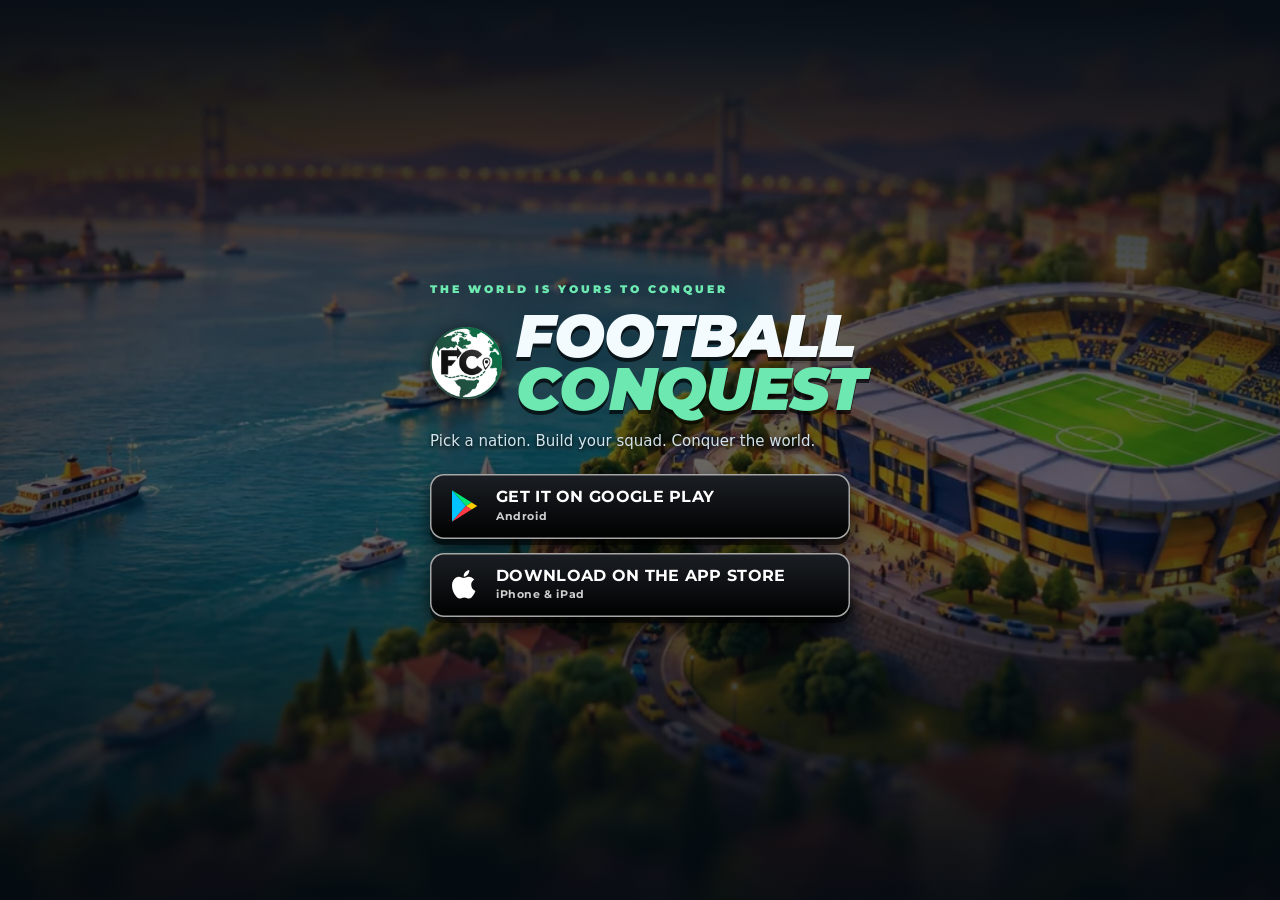
<file: get/index.html>
<!doctype html>
<html lang="en">
<head>
<meta charset="utf-8">
<meta name="viewport" content="width=device-width,initial-scale=1,viewport-fit=cover">
<title>Get Football Conquest</title>
<meta name="description" content="Download Football Conquest on Google Play or the App Store.">
<meta property="og:title" content="Football Conquest: pick a nation, conquer the world">
<meta property="og:description" content="Free football strategy game on Android and iPhone.">
<meta property="og:image" content="https://footballconquest.com/assets/fc-logo.png">
<link rel="icon" href="/assets/favicon.svg">
<link rel="preconnect" href="https://fonts.googleapis.com"><link rel="preconnect" href="https://fonts.gstatic.com" crossorigin>
<link href="https://fonts.googleapis.com/css2?family=Montserrat:ital,wght@0,700;0,900;1,900&display=swap" rel="stylesheet">
<!-- Smart store link (Claude 2026-10-16; device language added the same day, ?lang=xx forces one): footballconquest.com/get sends Android phones to Google Play and
     iPhones/iPads to the App Store automatically; everything else (PC, Mac) sees both store buttons, styled like the game's start screen
     (stadium art carousel, Montserrat 900 italic title). ?to=play / ?to=ios force a destination (handy for testing); ?stay=1 shows the page without redirecting. -->
<script>
(function(){
  var PLAY='https://play.google.com/store/apps/details?id=com.ghiellini.footballconquest';
  var IOS='https://apps.apple.com/app/id6807651881';
  var q=new URLSearchParams(location.search), to=q.get('to'), ua=navigator.userAgent||'';
  var isAndroid=/Android/i.test(ua);
  // iPadOS 13+ reports itself as a Mac; a touch screen gives it away
  var isIOS=/iPhone|iPad|iPod/i.test(ua)||(/Macintosh/.test(ua)&&navigator.maxTouchPoints>1);
  var dest=to==='play'?PLAY:to==='ios'?IOS:(!q.get('stay')&&(isAndroid?PLAY:isIOS?IOS:null));
  if(dest){location.replace(dest);}
})();
</script>
<style>
*{box-sizing:border-box}
html,body{margin:0;min-height:100%;background:#040b12;color:#eaf4f8;font:15px/1.4 system-ui,-apple-system,Segoe UI,Roboto,sans-serif}
body{min-height:100vh;min-height:100dvh;display:flex;align-items:center;justify-content:center;padding:24px 16px calc(24px + env(safe-area-inset-bottom,0px));overflow-x:hidden}
/* stadium backdrop like the start screen: art cross-dissolves every 7 s */
.bg{position:fixed;inset:-2%;background-size:cover;background-position:50% 60%;filter:saturate(.95) brightness(.7);opacity:0;transition:opacity 1.4s ease}
.bg.on{opacity:1}
.shade{position:fixed;inset:0;background:linear-gradient(180deg,#040b12ee 0%,#040b1288 30%,#040b1266 55%,#040b12e6 100%),radial-gradient(90% 70% at 50% 45%,transparent 40%,#000a)}
main{position:relative;z-index:2;width:min(420px,100%);display:flex;flex-direction:column;gap:14px}
.kick{font:900 11px/1.2 Montserrat,system-ui,sans-serif;letter-spacing:3px;color:#6de8b0;text-transform:uppercase}
.brand{display:flex;align-items:center;gap:14px}
.brand img{width:72px;height:72px;flex:none;filter:drop-shadow(0 4px 8px #000a)}
h1{margin:0;font:italic 900 clamp(36px,10.5vw,60px)/.88 Montserrat,system-ui,sans-serif;letter-spacing:-1px;color:#f3fbff;text-shadow:0 4px 0 #000a}
h1 span{display:block}h1 span+span{color:#6de8b0}
.tag{color:#d3e4ec;font-size:15px;margin:2px 0 8px;text-shadow:0 2px 4px #000}
.btn{display:flex;align-items:center;gap:14px;border-radius:14px;padding:14px 18px 16px;text-decoration:none;font:900 16px/1.15 Montserrat,system-ui,sans-serif;letter-spacing:.3px;text-transform:uppercase;transition:transform .06s,filter .15s}
.btn:hover{filter:brightness(1.07)}.btn:active{transform:translateY(4px)}
.btn span{text-align:left}
.btn small{display:block;font:700 11px/1.2 Montserrat,system-ui,sans-serif;letter-spacing:.6px;opacity:.8;margin-top:3px;text-transform:none}
.btn svg{width:28px;height:28px;flex:none}
/* store badges: black like the official Google Play / App Store badges, with each store's own logo */
.btn.play,.btn.ios{background:linear-gradient(180deg,#1b1f24,#000);color:#fff;box-shadow:inset 0 0 0 1.5px #a6a6a6,0 6px 0 #00000080,0 10px 18px #000a}
.btn svg{width:34px;height:34px}
@media (prefers-reduced-motion:reduce){.bg{transition:none}}
</style>
</head>
<body>
<div class="bg on"></div><div class="bg"></div><div class="shade"></div>
<main>
  <div class="kick" data-t="kick">The world is yours to conquer</div>
  <div class="brand"><img src="/assets/fc-logo-round.png" alt="Football Conquest" width="72" height="72"><h1><span>FOOTBALL</span><span>CONQUEST</span></h1></div>
  <div class="tag" data-t="tag">Pick a nation. Build your squad. Conquer the world.</div>
  <a class="btn play" href="https://play.google.com/store/apps/details?id=com.ghiellini.footballconquest">
    <svg viewBox="0 0 512 512" aria-hidden="true"><path fill="#00C3FF" d="M60 20 270 256 60 492z"/><path fill="#00E676" d="M60 20 356 204 270 256z"/><path fill="#FFCE00" d="M356 204 440 256 356 308 270 256z"/><path fill="#FF3A44" d="M270 256 356 308 60 492z"/></svg>
    <span><b data-t="play">Get it on Google Play</b><small>Android</small></span></a>
  <a class="btn ios" href="https://apps.apple.com/app/id6807651881">
    <svg viewBox="0 0 24 24" aria-hidden="true"><path fill="currentColor" d="M16.4 12.6c0-2.4 2-3.6 2.1-3.7-1.2-1.7-3-1.900-3.6-2-1.5-.2-3 .9-3.8.9s-2-.9-3.3-.9C6.1 7 4.6 8 3.7 9.5c-1.8 3.1-.5 7.7 1.3 10.2.9 1.2 1.9 2.6 3.2 2.6s1.8-.8 3.3-.8 2 .8 3.3.8c1.4 0 2.3-1.3 3.1-2.5 1-1.4 1.4-2.800 1.4-2.9-.1 0-2.9-1.1-2.9-4.3zM14 5.3c.7-.9 1.2-2 1-3.2-1 .1-2.2.7-2.9 1.6-.6.7-1.2 1.9-1 3.1 1.1.1 2.2-.6 2.9-1.5z"/></svg>
    <span><b data-t="ios">Download on the App Store</b><small>iPhone &amp; iPad</small></span></a>
</main>
<script>
/* stadium art carousel (same 8 images as the start screen), cross-dissolve every 7 s */
(function(){
  var A=['ist','kad','bar','dor','mad','mdv','mer','rio'],i=Math.floor(Math.random()*A.length),L=document.querySelectorAll('.bg');
  L[0].style.backgroundImage='url(/assets/splash/'+A[i]+'.webp)';
  if(window.matchMedia&&matchMedia('(prefers-reduced-motion: reduce)').matches)return;
  setInterval(function(){i=(i+1)%A.length;var u='/assets/splash/'+A[i]+'.webp',im=new Image();
    im.onload=function(){var on=document.querySelector('.bg.on'),off=on===L[0]?L[1]:L[0];off.style.backgroundImage='url('+u+')';off.classList.add('on');on.classList.remove('on');};im.src=u;},7000);
})();
</script>
<script>
/* device language (10-16): same 12 languages as the game; anything else stays English */
(function(){
var T={
en:['The world is yours to conquer','Pick a nation. Build your squad. Conquer the world.','Get it on Google Play','Download on the App Store','Get Football Conquest'],
tr:['Dünya seni bekliyor','Bir ülke seç. Kadronu kur. Dünyayı fethet.',"Google Play'den indir","App Store'dan indir","Football Conquest'i indir"],
es:['El mundo es tuyo','Elige una selección. Arma tu plantilla. Conquista el mundo.','Disponible en Google Play','Descárgalo en el App Store','Descarga Football Conquest'],
pt:['O mundo é seu','Escolha uma seleção. Monte seu elenco. Conquiste o mundo.','Disponível no Google Play','Baixar na App Store','Baixe Football Conquest'],
fr:['Le monde est à toi','Choisis une nation. Construis ton effectif. Conquiers le monde.','Disponible sur Google Play',"Télécharger dans l'App Store",'Télécharger Football Conquest'],
de:['Die Welt gehört dir','Wähle eine Nation. Baue deinen Kader. Erobere die Welt.','Jetzt bei Google Play','Laden im App Store','Football Conquest herunterladen'],
it:['Il mondo è tuo','Scegli una nazionale. Costruisci la rosa. Conquista il mondo.','Disponibile su Google Play',"Scarica dall'App Store",'Scarica Football Conquest'],
nl:['De wereld ligt aan je voeten','Kies een land. Bouw je selectie. Verover de wereld.','Ontdek het op Google Play','Download in de App Store','Download Football Conquest'],
sv:['Världen är din','Välj en nation. Bygg din trupp. Erövra världen.','Ladda ned på Google Play','Hämta i App Store','Ladda ned Football Conquest'],
no:['Verden er din','Velg en nasjon. Bygg troppen. Erobre verden.','Last ned på Google Play','Last ned i App Store','Last ned Football Conquest'],
vi:['Thế giới là của bạn','Chọn một quốc gia. Xây dựng đội hình. Chinh phục thế giới.','Tải trên Google Play','Tải về trên App Store','Tải Football Conquest'],
id:['Dunia milikmu','Pilih negara. Bangun skuadmu. Taklukkan dunia.','Dapatkan di Google Play','Unduh di App Store','Unduh Football Conquest']};
var map={nb:'no',nn:'no',in:'id',ms:'id'},L='en',ls=(navigator.languages&&navigator.languages.length?navigator.languages:[navigator.language||'en']);
for(var i=0;i<ls.length;i++){var c=String(ls[i]||'').toLowerCase().split('-')[0];c=map[c]||c;if(T[c]){L=c;break;}}
var q=new URLSearchParams(location.search).get('lang');if(q&&T[q])L=q;
var t=T[L],keys={kick:0,tag:1,play:2,ios:3};document.documentElement.lang=L;document.title=t[4];
document.querySelectorAll('[data-t]').forEach(function(e){var k=keys[e.getAttribute('data-t')];if(k!=null)e.textContent=t[k];});
})();
</script>
</body>
</html>
</file>
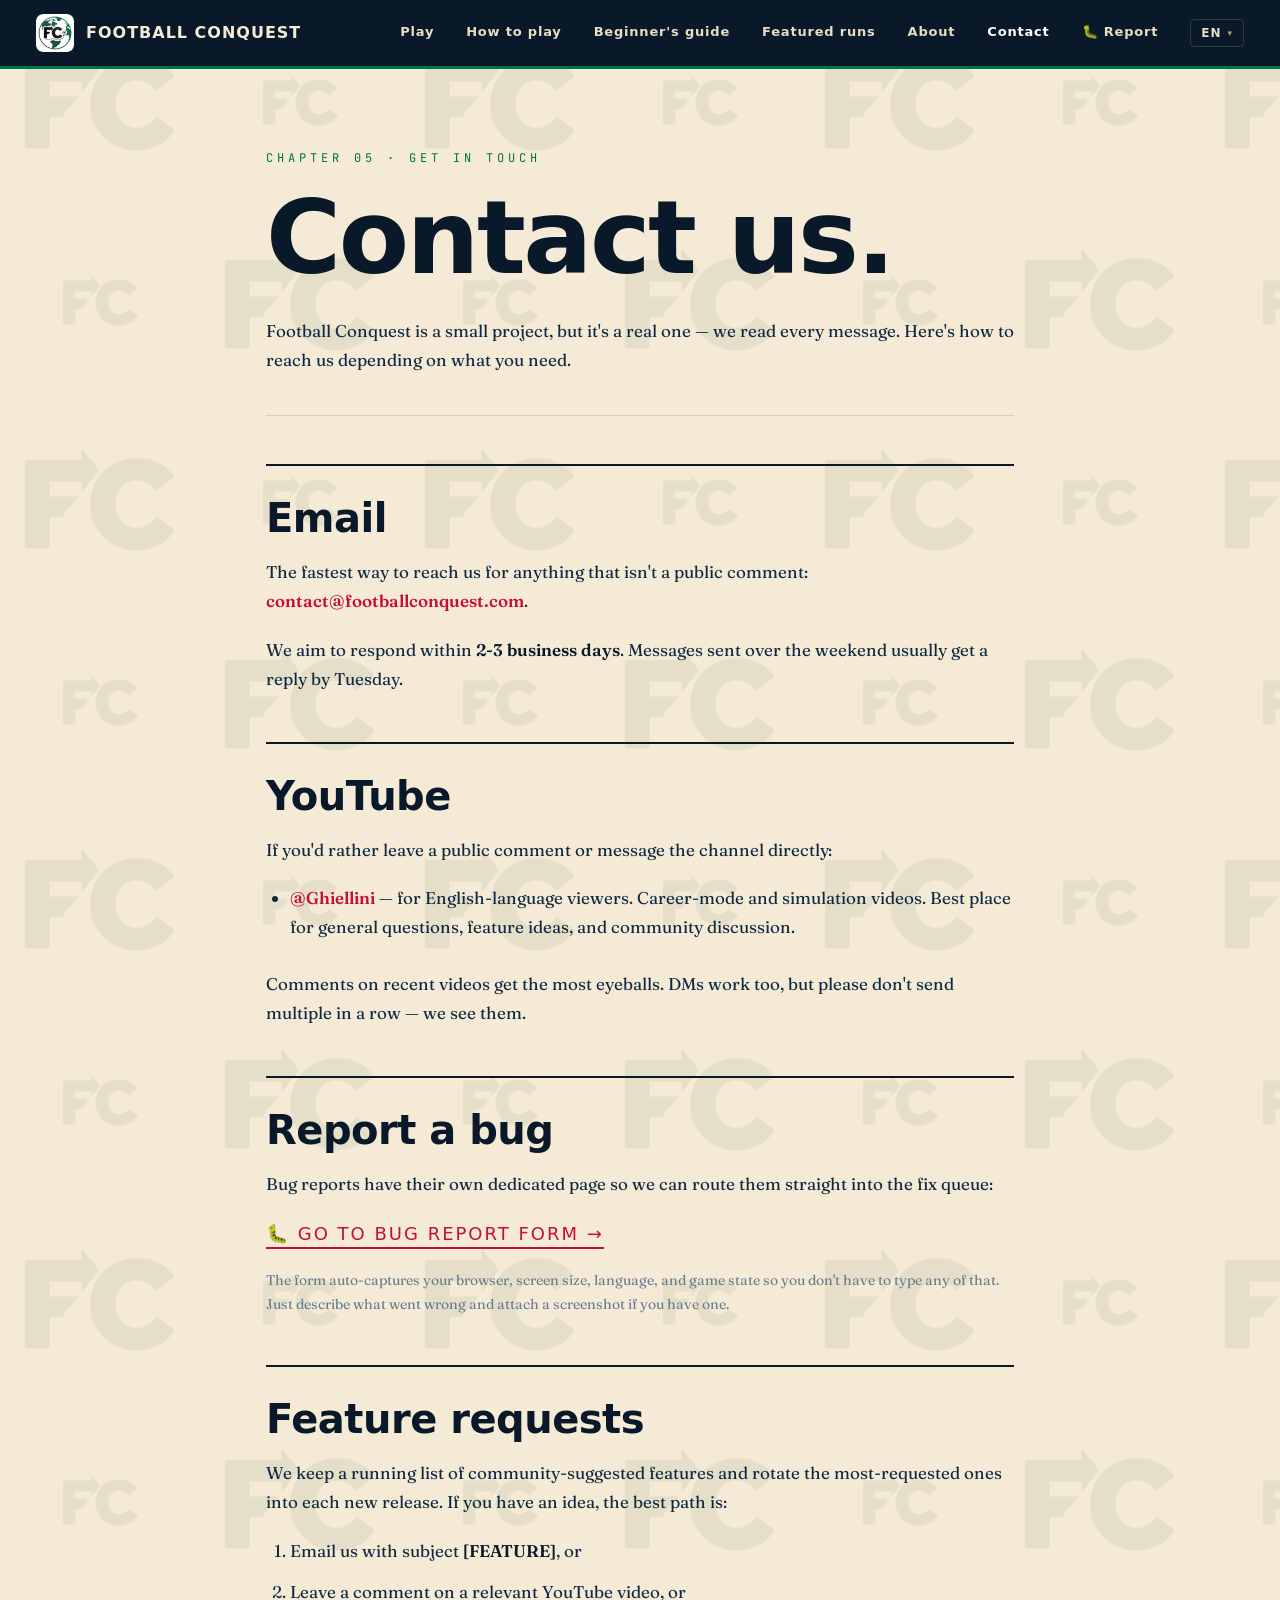
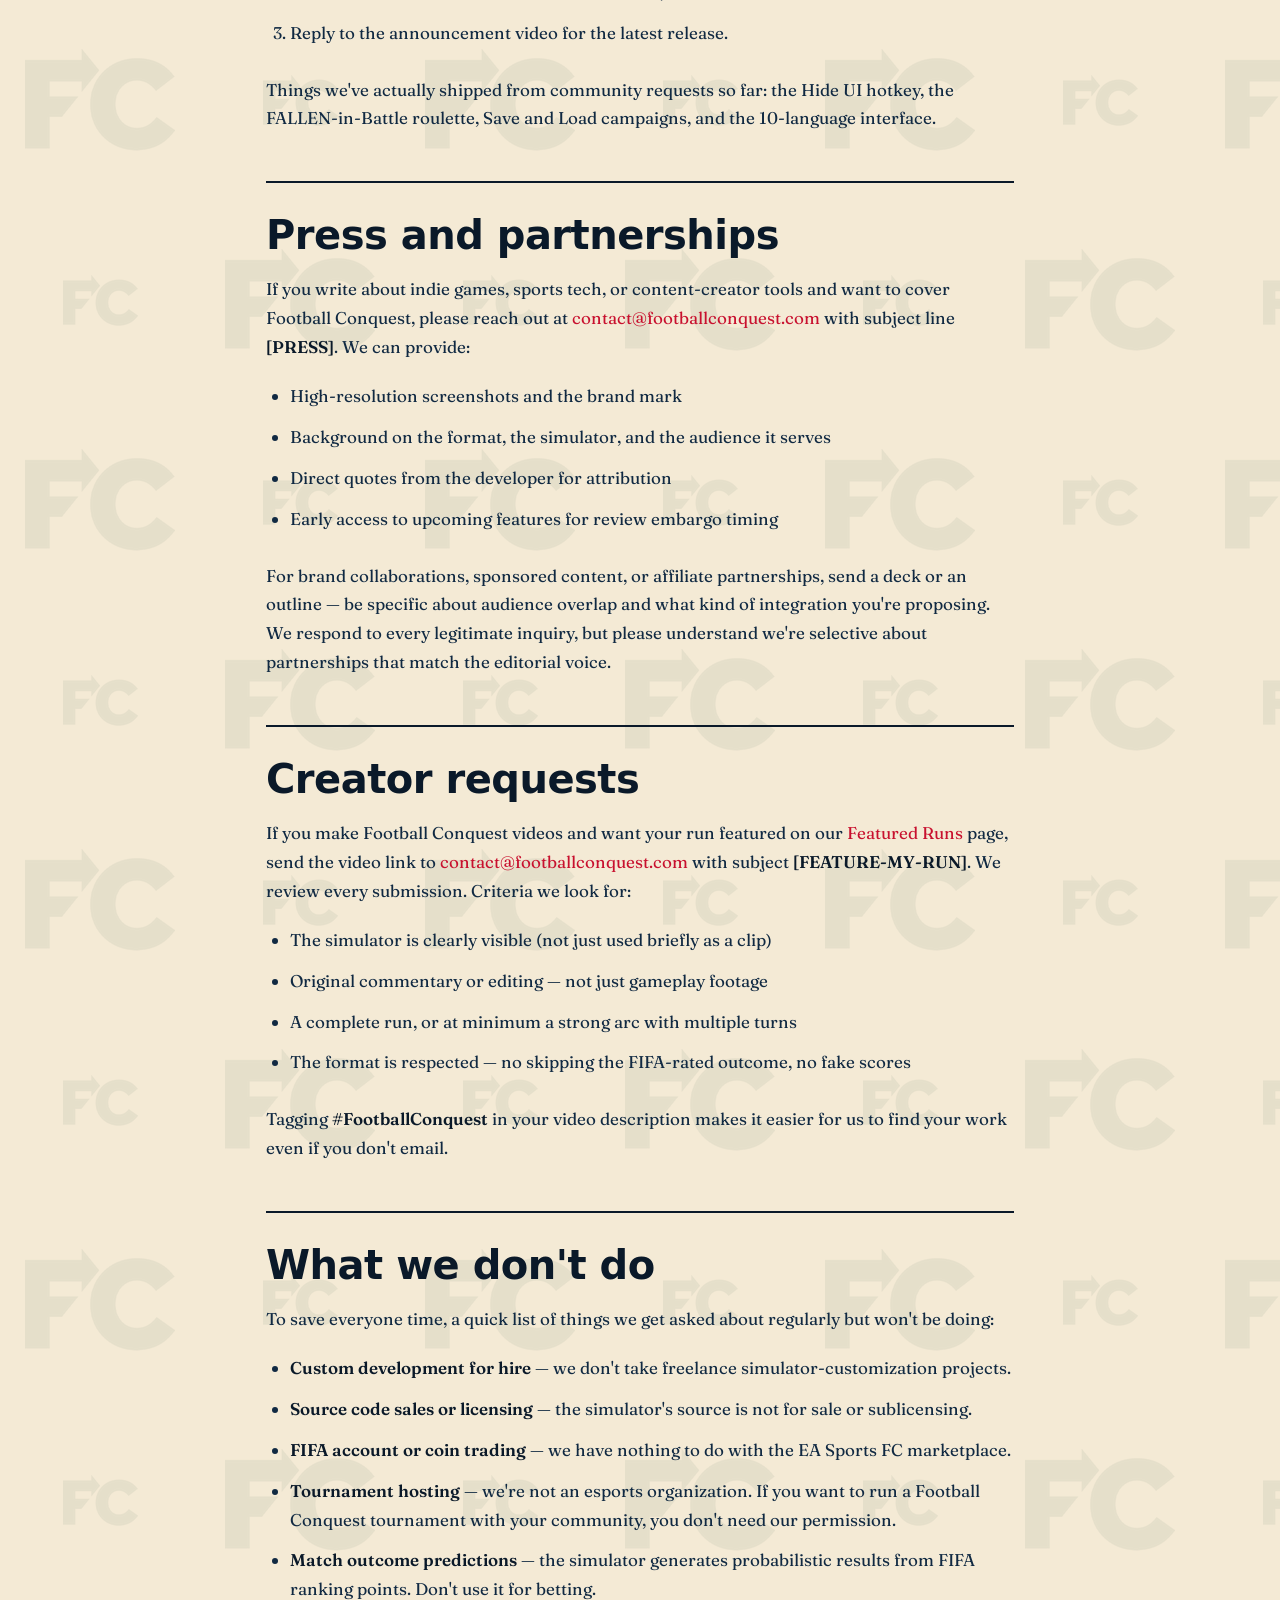
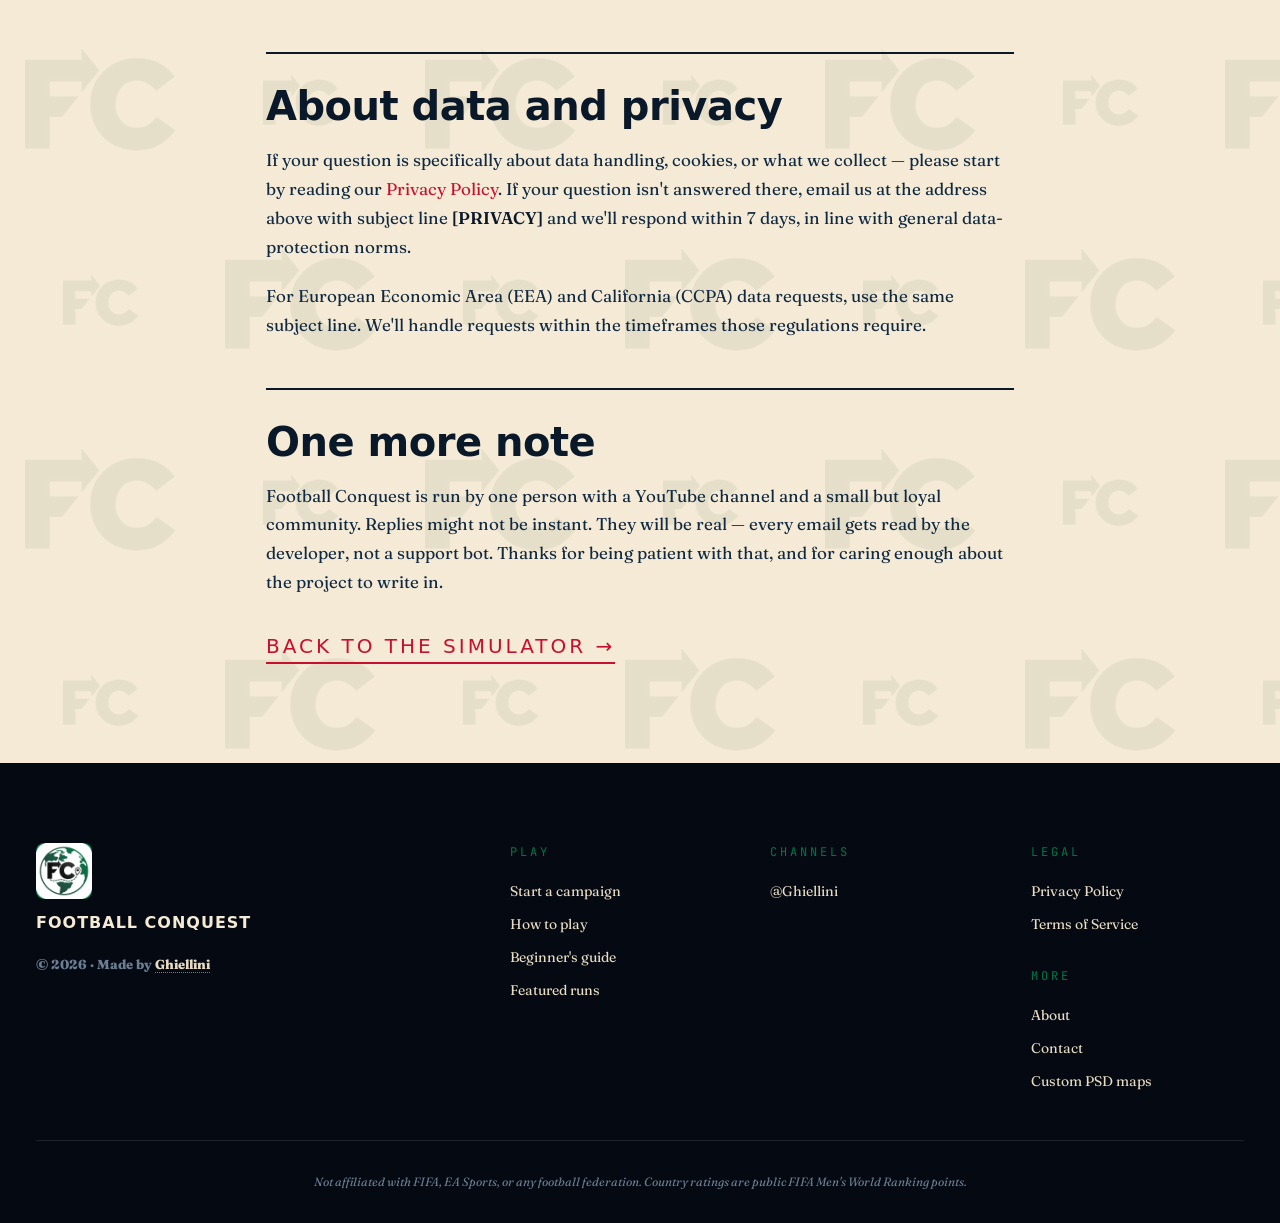
<file: contact.html>
<!DOCTYPE html>
<html lang="en">
<head>
<meta charset="UTF-8">
<meta name="viewport" content="width=device-width, initial-scale=1.0, viewport-fit=cover">
<title>Contact — Football Conquest</title>
<meta name="description" content="Get in touch with the team behind Football Conquest. Bug reports, feature ideas, press, partnerships, and creator requests.">

<meta property="og:title" content="Contact — Football Conquest">
<meta property="og:description" content="Bug reports, feature ideas, press, partnerships. Reach the team behind the simulator.">
<meta property="og:type" content="website">
<meta property="og:url" content="https://footballconquest.com/contact.html">
<meta property="og:image" content="https://footballconquest.com/assets/hero-map.svg">

<link rel="canonical" href="https://footballconquest.com/contact.html">

<!-- AdSense -->
<script async src="https://pagead2.googlesyndication.com/pagead/js/adsbygoogle.js?client=ca-pub-2248373411425621" crossorigin="anonymous"></script>

<link rel="preconnect" href="https://fonts.googleapis.com">
<link rel="preconnect" href="https://fonts.gstatic.com" crossorigin>
<link href="https://fonts.googleapis.com/css2?family=Bebas+Neue&family=Fraunces:ital,opsz,wght@0,9..144,400;0,9..144,600;0,9..144,800;1,9..144,400&family=JetBrains+Mono:wght@400;600&display=swap" rel="stylesheet">

<link rel="stylesheet" href="/css/style.css?v=20260717green2">
<link rel="icon" type="image/svg+xml" href="/assets/favicon.svg?v=green">

<!-- Schema.org ContactPage markup -->
<script type="application/ld+json">
{
  "@context": "https://schema.org",
  "@type": "ContactPage",
  "name": "Football Conquest — Contact",
  "url": "https://footballconquest.com/contact.html",
  "description": "Contact information for Football Conquest. Bug reports, partnerships, and creator requests.",
  "publisher": {
    "@type": "Organization",
    "name": "Football Conquest",
    "url": "https://footballconquest.com"
  }
}
</script>
</head>
<body>

<nav class="nav">
  <a href="/" class="nav-brand">
    <span class="brand-mark">FC</span>
    <span class="brand-name">FOOTBALL CONQUEST</span>
  </a>
  <button type="button" class="nav-hamburger" id="nav-hamburger-btn" aria-label="Toggle menu" aria-expanded="false">☰</button>
  <ul class="nav-links">
    <li><a href="/play.html">Play</a></li>
    <li><a href="/how-to-play.html">How to play</a></li>
    <li><a href="/beginners-guide.html">Beginner's guide</a></li>
    <li><a href="/featured-runs.html">Featured runs</a></li>
    <li><a href="/about.html">About</a></li>
    <li><a href="/contact.html" style="color:#fff;">Contact</a></li>
    <li><a href="/report-bug.html">🐛 Report</a></li>
    <li class="nav-lang">
      <div class="nav-lang-dropdown" id="nav-lang-dd">
        <button type="button" class="nav-lang-trigger" aria-haspopup="listbox" aria-expanded="false">
          <span class="nav-lang-current">EN</span>
          <span class="nav-lang-arrow">▾</span>
        </button>
        <ul class="nav-lang-menu" role="listbox"></ul>
      </div>
    </li>
  </ul>
</nav>

<article class="page">
  <div class="page-eyebrow">CHAPTER 05 · GET IN TOUCH</div>
  <h1 class="page-title">Contact us.</h1>
  <p class="page-lead">Football Conquest is a small project, but it's a real one — we read every message. Here's how to reach us depending on what you need.</p>

  <h2>Email</h2>
  <p>The fastest way to reach us for anything that isn't a public comment: <strong><a href="mailto:contact@footballconquest.com" style="color:var(--red);">contact@footballconquest.com</a></strong>.</p>
  <p>We aim to respond within <strong>2-3 business days</strong>. Messages sent over the weekend usually get a reply by Tuesday.</p>

  <h2>YouTube</h2>
  <p>If you'd rather leave a public comment or message the channel directly:</p>
  <ul>
    <li data-lang-only="en"><strong><a href="https://www.youtube.com/@Ghiellini" target="_blank" style="color:var(--red);">@Ghiellini</a></strong> — for English-language viewers. Career-mode and simulation videos. Best place for general questions, feature ideas, and community discussion.</li>
    <li data-lang-only="tr"><strong><a href="https://www.youtube.com/@GRKN7" target="_blank" style="color:var(--red);">@GRKN7</a></strong> — Türkçe izleyiciler için. Kariyer modu ve simülasyon videoları. Genel sorular, özellik fikirleri ve topluluk sohbeti için en iyi yer.</li>
  </ul>
  <p>Comments on recent videos get the most eyeballs. DMs work too, but please don't send multiple in a row — we see them.</p>

  <h2 id="bug-report">Report a bug</h2>
  <p>Bug reports have their own dedicated page so we can route them straight into the fix queue:</p>
  <p style="margin-top:14px;"><a href="/report-bug.html" style="font-family:var(--display);font-size:18px;letter-spacing:2px;color:var(--red);border-bottom:2px solid var(--red);padding-bottom:3px;">🐛 GO TO BUG REPORT FORM →</a></p>
  <p style="margin-top:16px;font-size:14px;color:var(--muted);">The form auto-captures your browser, screen size, language, and game state so you don't have to type any of that. Just describe what went wrong and attach a screenshot if you have one.</p>

  <!-- DEPRECATED: old inline bug form, replaced by /report-bug.html. Hidden
       but kept below as a fallback in case a stale tab POSTs to it. -->
  <div style="display:none;">
  <style>
    .bug-form{background:rgba(15,30,50,0.6);border:1px solid #2a3f55;border-radius:8px;padding:24px;margin:20px 0;}
    .bug-form label{display:block;font-size:11px;font-weight:700;letter-spacing:1px;color:var(--paper-2);margin:14px 0 6px;text-transform:uppercase;}
    .bug-form label:first-of-type{margin-top:0;}
    .bug-form input[type="text"],.bug-form input[type="email"],.bug-form textarea{width:100%;padding:10px 12px;background:#0a1624;border:1px solid #2a3f55;border-radius:4px;color:var(--paper);font-family:var(--serif);font-size:14px;box-sizing:border-box;}
    .bug-form input[type="file"]{width:100%;padding:8px;background:#0a1624;border:1px solid #2a3f55;border-radius:4px;color:var(--paper);font-family:var(--display);font-size:12px;box-sizing:border-box;cursor:pointer;}
    .bug-form textarea{min-height:90px;resize:vertical;line-height:1.5;}
    .bug-form input:focus,.bug-form textarea:focus{outline:none;border-color:#7ab8e8;}
    .bug-form .ctx-note{font-size:11px;color:var(--muted);margin:18px 0 8px;font-style:italic;}
    .bug-form button{background:var(--red);color:#fff;border:0;border-radius:4px;padding:14px 32px;font-family:var(--display);font-size:13px;font-weight:700;letter-spacing:2px;cursor:pointer;text-transform:uppercase;margin-top:6px;transition:background .15s;}
    .bug-form button:hover{background:var(--red-dark);}
    .bug-form button:disabled{opacity:0.5;cursor:not-allowed;}
    .bug-form-status{padding:14px 16px;border-radius:4px;margin-top:18px;font-size:13px;font-weight:600;display:none;}
    .bug-form-status.success{background:rgba(109,216,109,0.15);color:#56a06c;border:1px solid rgba(109,216,109,0.4);display:block;}
    .bug-form-status.error{background:rgba(200,16,46,0.12);color:var(--red);border:1px solid rgba(200,16,46,0.4);display:block;}
  </style>

  <form class="bug-form" id="bug-form" enctype="multipart/form-data">
    <!-- Web3Forms access key — get yours at https://web3forms.com/. Replace the
         placeholder below with the key Web3Forms emails you after signup. -->
    <input type="hidden" name="access_key" value="4db4003e-1c95-450b-970f-26fd78618f25">
    <input type="hidden" name="subject" value="[BUG] Football Conquest report">
    <input type="hidden" name="from_name" value="Football Conquest Bug Report">

    <!-- Auto-captured context fields, populated by JS below -->
    <input type="hidden" name="browser_user_agent" id="bug-browser">
    <input type="hidden" name="viewport_size" id="bug-viewport">
    <input type="hidden" name="page_language" id="bug-language">
    <input type="hidden" name="page_url" id="bug-url">
    <input type="hidden" name="game_context" id="bug-game-context">

    <label for="bug-description">What went wrong? *</label>
    <textarea id="bug-description" name="description" required placeholder="Describe what happened and what you expected to happen instead."></textarea>

    <label for="bug-steps">Steps to reproduce</label>
    <textarea id="bug-steps" name="steps_to_reproduce" placeholder="1. Started a World Conquest run as England&#10;2. Won my first match against Wales&#10;3. Clicked Play Match against France and..."></textarea>

    <label for="bug-email">Your email (optional, for follow-up)</label>
    <input type="email" id="bug-email" name="reply_email" placeholder="you@example.com">

    <label for="bug-screenshot">Screenshot (PNG / JPG, up to 10 MB)</label>
    <input type="file" id="bug-screenshot" name="screenshot" accept="image/png,image/jpeg,image/webp">

    <div class="ctx-note">We automatically include your browser, screen size, language, and current page so you don't have to type it out.</div>

    <button type="submit">Send bug report</button>

    <div class="bug-form-status" id="bug-form-status"></div>
  </form>

  <script>
    (function(){
      // Auto-populate hidden context fields on page load.
      document.getElementById('bug-browser').value = navigator.userAgent;
      document.getElementById('bug-viewport').value = window.innerWidth + 'x' + window.innerHeight + ' @ DPR ' + (window.devicePixelRatio || 1).toFixed(1);
      document.getElementById('bug-language').value = (navigator.languages && navigator.languages.join(',')) || navigator.language || '';
      document.getElementById('bug-url').value = window.location.href;

      // If the simulator's bug button passed game state via the URL hash
      // (e.g. /contact.html#bug-report?mode=conquest&team=England&turn=14),
      // surface it as JSON in the hidden game_context field.
      try {
        var hashRaw = window.location.hash.replace(/^#/, '');
        var qsIndex = hashRaw.indexOf('?');
        if (qsIndex >= 0) {
          var params = new URLSearchParams(hashRaw.slice(qsIndex + 1));
          var ctx = {};
          ['mode','team','turn','last_action','opponent','aura'].forEach(function(k){
            if (params.has(k)) ctx[k] = params.get(k);
          });
          if (Object.keys(ctx).length) {
            document.getElementById('bug-game-context').value = JSON.stringify(ctx);
          }
        }
      } catch (e) {}

      // Smooth-scroll into view when arriving via #bug-report.
      if (window.location.hash.indexOf('bug-report') === 1) {
        setTimeout(function(){
          document.getElementById('bug-report').scrollIntoView({behavior:'smooth', block:'start'});
        }, 100);
      }

      var form = document.getElementById('bug-form');
      var statusEl = document.getElementById('bug-form-status');
      form.addEventListener('submit', async function(e){
        e.preventDefault();
        statusEl.className = 'bug-form-status';
        var button = form.querySelector('button[type="submit"]');
        button.disabled = true;
        var originalText = button.textContent;
        button.textContent = 'Sending…';
        try {
          var fd = new FormData(form);
          var res = await fetch('https://api.web3forms.com/submit', { method:'POST', body: fd });
          var data = await res.json();
          if (data.success) {
            statusEl.className = 'bug-form-status success';
            statusEl.textContent = '✓ Bug report sent. Thanks — every report gets read by the developer.';
            form.reset();
          } else {
            throw new Error(data.message || 'Web3Forms returned an error');
          }
        } catch (err) {
          statusEl.className = 'bug-form-status error';
          statusEl.textContent = '✗ Could not send: ' + err.message + '. If this keeps happening, email us directly at the address above.';
        } finally {
          button.disabled = false;
          button.textContent = originalText;
        }
      });
    })();
  </script>
  </div><!-- end deprecated hidden bug form -->

  <h2>Feature requests</h2>
  <p>We keep a running list of community-suggested features and rotate the most-requested ones into each new release. If you have an idea, the best path is:</p>
  <ol style="margin-left:24px;line-height:1.8;">
    <li>Email us with subject <strong>[FEATURE]</strong>, or</li>
    <li>Leave a comment on a relevant YouTube video, or</li>
    <li>Reply to the announcement video for the latest release.</li>
  </ol>
  <p>Things we've actually shipped from community requests so far: the Hide UI hotkey, the FALLEN-in-Battle roulette, Save and Load campaigns, and the 10-language interface.</p>

  <h2>Press and partnerships</h2>
  <p>If you write about indie games, sports tech, or content-creator tools and want to cover Football Conquest, please reach out at <a href="mailto:contact@footballconquest.com" style="color:var(--red);">contact@footballconquest.com</a> with subject line <strong>[PRESS]</strong>. We can provide:</p>
  <ul>
    <li>High-resolution screenshots and the brand mark</li>
    <li>Background on the format, the simulator, and the audience it serves</li>
    <li>Direct quotes from the developer for attribution</li>
    <li>Early access to upcoming features for review embargo timing</li>
  </ul>
  <p>For brand collaborations, sponsored content, or affiliate partnerships, send a deck or an outline — be specific about audience overlap and what kind of integration you're proposing. We respond to every legitimate inquiry, but please understand we're selective about partnerships that match the editorial voice.</p>

  <h2>Creator requests</h2>
  <p>If you make Football Conquest videos and want your run featured on our <a href="/featured-runs.html" style="color:var(--red);">Featured Runs</a> page, send the video link to <a href="mailto:contact@footballconquest.com" style="color:var(--red);">contact@footballconquest.com</a> with subject <strong>[FEATURE-MY-RUN]</strong>. We review every submission. Criteria we look for:</p>
  <ul>
    <li>The simulator is clearly visible (not just used briefly as a clip)</li>
    <li>Original commentary or editing — not just gameplay footage</li>
    <li>A complete run, or at minimum a strong arc with multiple turns</li>
    <li>The format is respected — no skipping the FIFA-rated outcome, no fake scores</li>
  </ul>
  <p>Tagging <strong>#FootballConquest</strong> in your video description makes it easier for us to find your work even if you don't email.</p>

  <h2>What we don't do</h2>
  <p>To save everyone time, a quick list of things we get asked about regularly but won't be doing:</p>
  <ul>
    <li><strong>Custom development for hire</strong> — we don't take freelance simulator-customization projects.</li>
    <li><strong>Source code sales or licensing</strong> — the simulator's source is not for sale or sublicensing.</li>
    <li><strong>FIFA account or coin trading</strong> — we have nothing to do with the EA Sports FC marketplace.</li>
    <li><strong>Tournament hosting</strong> — we're not an esports organization. If you want to run a Football Conquest tournament with your community, you don't need our permission.</li>
    <li><strong>Match outcome predictions</strong> — the simulator generates probabilistic results from FIFA ranking points. Don't use it for betting.</li>
  </ul>

  <h2>About data and privacy</h2>
  <p>If your question is specifically about data handling, cookies, or what we collect — please start by reading our <a href="/privacy.html" style="color:var(--red);">Privacy Policy</a>. If your question isn't answered there, email us at the address above with subject line <strong>[PRIVACY]</strong> and we'll respond within 7 days, in line with general data-protection norms.</p>
  <p>For European Economic Area (EEA) and California (CCPA) data requests, use the same subject line. We'll handle requests within the timeframes those regulations require.</p>

  <h2>One more note</h2>
  <p>Football Conquest is run by one person with a YouTube channel and a small but loyal community. Replies might not be instant. They will be real — every email gets read by the developer, not a support bot. Thanks for being patient with that, and for caring enough about the project to write in.</p>

  <p style="margin-top:32px;"><a href="/play.html" style="font-family:var(--display);font-size:20px;letter-spacing:3px;color:var(--red);border-bottom:2px solid var(--red);padding-bottom:4px;">BACK TO THE SIMULATOR →</a></p>

</article>

<footer class="footer">
  <div class="footer-grid">
    <div class="footer-brand">
      <div class="brand-mark large">FC</div>
      <div>FOOTBALL CONQUEST</div>
      <div class="footer-tag" data-lang-only="en">© 2026 · Made by <a href="https://www.youtube.com/@Ghiellini">Ghiellini</a></div>
      <div class="footer-tag" data-lang-only="tr">© 2026 · <a href="https://www.youtube.com/@GRKN7">GRKN7</a> tarafından yapıldı</div>
    </div>
    <div class="footer-col">
      <div class="footer-heading" data-i18n="footer.play">PLAY</div>
      <a href="/play.html" data-i18n="footer.play.start">Start a campaign</a>
      <a href="/how-to-play.html" data-i18n="nav.howto">How to play</a>
      <a href="/beginners-guide.html">Beginner's guide</a>
      <a href="/featured-runs.html" data-i18n="nav.featured">Featured runs</a>
    </div>
    <div class="footer-col">
      <div class="footer-heading" data-i18n="footer.channels">CHANNELS</div>
      <a href="https://www.youtube.com/@Ghiellini" target="_blank" data-lang-only="en">@Ghiellini</a>
      <a href="https://www.youtube.com/@GRKN7" target="_blank" data-lang-only="tr">@GRKN7</a>
    </div>
    <div class="footer-col">
      <div class="footer-heading" data-i18n="footer.legal">LEGAL</div>
      <a href="/privacy.html" data-i18n="footer.privacy">Privacy Policy</a>
      <a href="/terms.html" data-i18n="footer.terms">Terms of Service</a>
      <div class="footer-heading" data-i18n="footer.more" style="margin-top:20px;">MORE</div>
      <a href="/about.html" data-i18n="nav.about">About</a>
      <a href="/contact.html">Contact</a>
      <a href="https://grkn.shop" target="_blank" data-i18n="footer.maps">Custom PSD maps</a>
    </div>
  </div>
  <div class="footer-fineprint" data-i18n="footer.fineprint">
    Not affiliated with FIFA, EA Sports, or any football federation. Country ratings are public FIFA Men's World Ranking points.
  </div>
</footer>

<!-- Localization: translations dictionary + i18n engine. -->
<script src="/js/translations.js?v=20260819playbadge"></script>
<scr
</file>
<file: css/style.css>
/* ─────────────────────────────────────────────────────────────
   FOOTBALL CONQUEST — Editorial sports-broadcast aesthetic
   ───────────────────────────────────────────────────────────── */

:root {
  /* Palette: deep navy field, alabaster paper, broadcast red, signal gold */
  --navy: #0a1929;
  --navy-2: #102942;
  --navy-3: #1a3b5c;
  --paper: #f4ead5;
  --paper-2: #e8dcc4;
  /* v-green rebrand (2026-07-17): green promoted to the PRIMARY accent to
     match the mobile app's FC-arrow launcher icon (#007546). Red is kept
     defined for the in-game loss/danger semantics and any legacy refs, but
     the marketing site's accent, CTAs, links, dividers, and brand mark now
     use green. Black (--ink) sits on green for max contrast, mirroring the
     black-FC-on-green app icon. */
  --green: #007546;
  --green-dark: #254c3e;
  --red: #c8102e;
  --red-dark: #8a0a1f;
  --gold: #d4a936;
  --ink: #050a12;
  --muted: #6b7d92;
  --line: rgba(10, 25, 41, 0.12);
  /* Type. --display is now a readable system sans-serif (used for buttons,
     marquee, section titles, nav, etc.). --condensed is the Bebas-Neue tall
     condensed look reserved for the hero title + giant stat numbers — places
     where the dramatic condensed feel is intentional. */
  --display: -apple-system, BlinkMacSystemFont, 'Segoe UI', system-ui, Roboto, Helvetica, Arial, sans-serif;
  --condensed: 'Bebas Neue', 'Impact', sans-serif;
  --serif: 'Fraunces', Georgia, serif;
  --mono: 'JetBrains Mono', 'Courier New', monospace;
}

* { box-sizing: border-box; margin: 0; padding: 0; }

html { scroll-behavior: smooth; }

body {
  /* v-green: cream base + a faint tiled green FC-arrow watermark so the
     marketing pages share the same backdrop identity as the game map and
     the app icon. The PNG is pre-faded to ~7% alpha and baked airy, so it
     whispers behind text without hurting readability. The cream shows
     through as the background-color beneath the tiled image. */
  background-color: var(--paper);
  background-image: url(/assets/fc-watermark-cream.png?v=fc4);
  background-size: 400px 400px;
  background-repeat: repeat;
  color: var(--ink);
  font-family: var(--serif);
  font-weight: 400;
  line-height: 1.5;
  overflow-x: hidden;
  -webkit-font-smoothing: antialiased;
  text-rendering: optimizeLegibility;
}

a { color: inherit; text-decoration: none; }

img, svg { display: block; max-width: 100%; height: auto; }

/* ── Selection ── */
::selection { background: var(--green); color: var(--ink); }

/* ─────────────────────────────────────────────────────────────
   NAVIGATION
   ───────────────────────────────────────────────────────────── */

.nav {
  position: sticky;
  top: 0;
  z-index: 100;
  background: var(--navy);
  color: var(--paper);
  padding: 14px 36px;
  display: flex;
  justify-content: space-between;
  align-items: center;
  border-bottom: 3px solid var(--green);
  font-family: var(--display);
  font-weight: 700;
  letter-spacing: 0.5px;
}

.nav-brand {
  display: flex;
  align-items: center;
  gap: 12px;
}

.brand-mark {
  display: inline-flex;
  align-items: center;
  justify-content: center;
  width: 38px;
  height: 38px;
  /* v-green: use the actual FC-arrow app logo (black mark on green gradient)
     as the nav brand. The literal "FC" text stays in the DOM for
     accessibility / SEO but is visually replaced by the logo image via a
     background + text-indent hide. One CSS change → every page's nav +
     footer brand mark updates. */
  background: url(/assets/fc-logo.png?v=green) center / cover no-repeat, var(--green);
  color: transparent;
  text-indent: -9999px;
  overflow: hidden;
  font-family: var(--display);
  font-size: 18px;
  letter-spacing: 0;
  border-radius: 6px;
  font-weight: 900;
}

.brand-mark.large {
  width: 56px;
  height: 56px;
  font-size: 26px;
  border-radius: 8px;
}

.brand-name {
  font-size: 16px;
  font-weight: 800;
  letter-spacing: 1px;
}

.nav-links {
  list-style: none;
  display: flex;
  gap: 32px;
}

.nav-links a {
  font-size: 13px;
  font-weight: 700;
  letter-spacing: 0.8px;
  color: var(--paper-2);
  transition: color 0.15s;
  position: relative;
  padding: 4px 0;
}

.nav-links a:hover {
  color: var(--paper);
}

.nav-links a::after {
  content: '';
  position: absolute;
  bottom: -4px; left: 0; right: 0;
  height: 2px;
  background: var(--green);
  transform: scaleX(0);
  transform-origin: left;
  transition: transform 0.2s;
}

.nav-links a:hover::after { transform: scaleX(1); }

/* ── Language toggle (EN / TR) ── */
.nav-lang {
  display: flex;
  align-items: center;
  gap: 4px;
}
.lang-btn {
  background: transparent;
  border: none;
  color: var(--paper-2);
  font-family: var(--display);
  font-size: 12px;
  font-weight: 700;
  letter-spacing: 1px;
  cursor: pointer;
  padding: 4px 6px;
  opacity: 0.55;
  transition: opacity 0.15s, color 0.15s;
  -webkit-tap-highlight-color: transparent;
}
.lang-btn:hover { opacity: 0.85; }
.lang-btn.active {
  opacity: 1;
  color: var(--green);
}
.lang-sep { color: var(--muted); font-size: 11px; }

/* 10-language dropdown — sits in the nav, shows current language, opens a
   menu of every supported locale. Driven by the wireLangDropdown() snippet
   in js/i18n.js. */
.nav-lang-dropdown { position: relative; }
.nav-lang-trigger {
  background: transparent; border: 1px solid rgba(244, 234, 213, 0.15);
  color: var(--paper-2);
  font-family: var(--display); font-size: 12px; font-weight: 700;
  letter-spacing: 1px; cursor: pointer; padding: 6px 10px;
  display: inline-flex; align-items: center; gap: 6px;
  border-radius: 4px;
  transition: background 0.15s, border-color 0.15s, color 0.15s;
}
.nav-lang-trigger:hover { background: rgba(244, 234, 213, 0.08); border-color: rgba(244, 234, 213, 0.35); color: var(--paper); }
.nav-lang-arrow { font-size: 9px; opacity: 0.7; transition: transform 0.15s; }
.nav-lang-dropdown.open .nav-lang-arrow { transform: rotate(180deg); }
.nav-lang-menu {
  position: absolute; top: calc(100% + 8px); right: 0;
  list-style: none; margin: 0; padding: 6px 0;
  background: var(--navy-2); border: 1px solid var(--navy-3);
  border-radius: 6px; min-width: 180px;
  box-shadow: 0 12px 32px rgba(0, 0, 0, 0.45);
  display: none; z-index: 1000;
  max-height: 320px; overflow-y: auto;
}
.nav-lang-dropdown.open .nav-lang-menu { display: block; }
.nav-lang-menu li { margin: 0; }
.nav-lang-menu button {
  display: block; width: 100%; text-align: left;
  background: transparent; border: none; color: var(--paper-2);
  font-family: var(--display); font-size: 12px; font-weight: 600;
  letter-spacing: 0.5px; padding: 9px 16px; cursor: pointer;
  transition: background 0.1s, color 0.1s;
}
.nav-lang-menu button:hover { background: var(--navy-3); color: var(--paper); }
.nav-lang-menu button.active { color: var(--green); font-weight: 700; }
.nav-lang-menu button.active::before { content: "● "; font-size: 10px; }

/* ── Mobile hamburger menu ──
   On desktop, the .nav-hamburger button is hidden and all .nav-links show
   in a single row. On mobile (≤800px) the wrapping became unsightly with 7+
   items, so the row is hidden entirely and reveals as a vertical dropdown
   drawer triggered by the hamburger. The drawer includes the language
   selector too — single tap target on the top bar (the hamburger), with
   everything else folded into the drawer below. */
.nav-hamburger {
  display: none;
  background: transparent;
  border: 1px solid rgba(244, 234, 213, 0.15);
  color: var(--paper-2);
  font-size: 20px;
  line-height: 1;
  cursor: pointer;
  padding: 4px 10px;
  border-radius: 4px;
  font-family: var(--display);
  transition: background 0.15s, border-color 0.15s, color 0.15s;
}
.nav-hamburger:hover {
  background: rgba(244, 234, 213, 0.08);
  border-color: rgba(244, 234, 213, 0.35);
  color: var(--paper);
}
@media (max-width: 800px) {
  .nav { padding: 12px 18px; position: relative; }
  .nav-hamburger { display: inline-flex; align-items: center; justify-content: center; }
  /* Default: nav-links hidden as a dropdown panel anchored below the nav */
  .nav .nav-links {
    display: none;
    position: absolute;
    top: 100%;
    right: 8px;
    background: var(--navy-2);
    border: 1px solid var(--navy-3);
    border-radius: 8px;
    padding: 8px;
    flex-direction: column;
    gap: 2px;
    margin: 6px 0 0 0;
    min-width: 220px;
    max-width: calc(100vw - 16px);
    box-shadow: 0 12px 32px rgba(0, 0, 0, 0.45);
    z-index: 200;
  }
  .nav.menu-open .nav-links { display: flex; }
  .nav.menu-open .nav-links > li {
    list-style: none;
    margin: 0;
    width: 100%;
  }
  .nav.menu-open .nav-links > li > a {
    display: block;
    padding: 10px 14px;
    color: var(--paper-2);
    text-decoration: none;
    border-radius: 5px;
    font-size: 13px;
    letter-spacing: 1px;
  }
  .nav.menu-open .nav-links > li > a:hover,
  .nav.menu-open .nav-links > li > a:focus {
    background: var(--navy-3);
    color: var(--paper);
  }
  /* Language dropdown row in the drawer: divider above, full-width trigger */
  .nav.menu-open .nav-links > li.nav-lang {
    border-top: 1px solid var(--navy-3);
    padding-top: 6px;
    margin-top: 6px;
  }
  .nav.menu-open .nav-links > li.nav-lang .nav-lang-trigger {
    width: 100%;
    justify-content: space-between;
  }
}

/* ─────────────────────────────────────────────────────────────
   HERO
   ───────────────────────────────────────────────────────────── */

.hero {
  background: var(--navy);
  color: var(--paper);
  position: relative;
  padding: 80px 36px 0;
  overflow: hidden;
}

/* Blurred FC-checker pattern — matches the simulator's idle background so
   the homepage feels like a natural extension of the game rather than a
   separate marketing page. The pattern is rendered into a pseudo-element
   so we can blur ONLY the texture, not the foreground content. */
.hero::before {
  content: '';
  position: absolute;
  inset: -20px; /* over-fill so blur edges don't show */
  /* v-green: the hero backdrop watermark now uses the green FC-arrow LOGO
     mark (fc-watermark-dark.png — a 200×200 checker tile of the mark, green
     baked at 0.15/0.22 opacity), matching the app icon + game map. Was a
     red "FC" text SVG. */
  background-image: url("/assets/fc-watermark-dark.png?v=fc4");
  background-size: 400px 400px;
  background-repeat: repeat;
  filter: blur(3.5px);
  pointer-events: none;
  z-index: 0;
}

/* Outer 3-column shell: [left ad] [hero-grid] [right ad]. Side ads collapse
   out at narrower viewports via the responsive rules at the bottom of the
   file. Max-width is generous (1700px) to let the side ads have room on
   wide monitors without pushing the center too tight. */
.hero-shell {
  max-width: 1280px;
  margin: 0 auto;
  display: grid;
  grid-template-columns: 1fr;
  gap: 28px;
  align-items: stretch;
  position: relative;
  z-index: 1;
}

/* Ad placeholders. Filled by AdSense at runtime; the .hero-ad shell keeps
   reserved space so the layout doesn't jump (prevents CLS — required for
   AdSense compliance per the deployment notes). */
.hero-ad {
  background: rgba(7, 14, 23, 0.55);
  border: 1px dashed rgba(244, 234, 213, 0.18);
  border-radius: 8px;
  overflow: hidden;
  display: flex;
  align-items: center;
  justify-content: center;
}
.hero-ad-side {
  /* Skyscraper-ish: tall + narrow. Fills the column height. */
  min-height: 600px;
}
.hero-ad-top {
  /* Leaderboard-ish above the iframe preview. */
  min-height: 110px;
  margin-bottom: 18px;
}

.hero-grid {
  display: grid;
  grid-template-columns: 1.1fr 1fr;
  gap: 56px;
  align-items: center;
  position: relative;
  z-index: 1;
}

.hero-left { padding: 40px 0; }

.hero-eyebrow {
  font-family: var(--mono);
  font-size: 12px;
  letter-spacing: 4px;
  color: var(--green);
  margin-bottom: 24px;
  display: flex;
  align-items: center;
  gap: 12px;
}

.hero-eyebrow::before {
  content: '';
  width: 36px;
  height: 2px;
  background: var(--green);
}

.hero-title {
  font-family: var(--condensed);
  /* The brand title is the primary visual now ("FOOTBALL CONQUEST / by GHIELLINI").
     Line 1 ("FOOTBALL CONQUEST") gets the heaviest display weight; line 2
     ("by GHIELLINI") is a notch smaller via .hero-line-2 below.
     Keeps Bebas Neue here specifically — the rest of the page uses a
     readable system sans (the --display variable now). */
  font-size: clamp(56px, 6.5vw, 104px);
  line-height: 0.92;
  letter-spacing: -1px;
  color: var(--paper);
  margin-bottom: 18px;
  text-shadow: 0 2px 8px rgba(0,0,0,0.3);
  text-transform: uppercase;
}
.hero-line-2 {
  /* Slightly smaller than line 1 so the brand reads first, creator second. */
  font-size: 0.62em;
  letter-spacing: 0;
  display: block;
  margin-top: 6px;
}
/* Handwritten-italic "by" — uses the existing serif (Fraunces) at italic
   to evoke a script feel, mid-line between the brand and creator name. */
.hero-title em {
  font-family: var(--serif);
  font-style: italic;
  font-weight: 400;
  color: rgba(244, 234, 213, 0.85);
  text-transform: none;
  font-size: 0.55em;
  letter-spacing: 0;
  margin-right: 8px;
  vertical-align: 0.18em;
}
/* Smaller tagline directly below the brand. Was the giant headline; now
   reads more like a documentary subtitle. */
.hero-tagline {
  font-family: var(--serif);
  font-style: italic;
  font-size: clamp(18px, 1.8vw, 26px);
  color: var(--green);
  margin-bottom: 24px;
  letter-spacing: 0.3px;
  line-height: 1.2;
}

.hero-line-1 {
  display: block;
}

.hero-line-2 {
  display: block;
  position: relative;
}

.hero-title em {
  font-family: var(--serif);
  font-style: italic;
  font-weight: 400;
  color: var(--green);
  letter-spacing: -4px;
}

.hero-lead {
  font-size: 18px;
  line-height: 1.55;
  max-width: 540px;
  /* Was navy-2 on cream. Now a softer cream-tinted shade on navy. */
  color: rgba(244, 234, 213, 0.85);
  margin-bottom: 40px;
}

.hero-cta {
  display: flex;
  gap: 20px;
  margin-bottom: 56px;
  flex-wrap: wrap;
}

.btn-primary {
  background: var(--navy);
  color: var(--paper);
  padding: 18px 36px;
  font-family: var(--display);
  font-size: 17px;
  font-weight: 800;
  letter-spacing: 1px;
  border: 2px solid var(--navy);
  transition: all 0.2s;
  display: inline-block;
}

.btn-primary:hover {
  background: var(--green);
  border-color: var(--green);
  color: var(--ink);
  transform: translate(-2px, -2px);
  box-shadow: 4px 4px 0 var(--navy);
}

.btn-secondary {
  color: var(--navy);
  padding: 18px 36px;
  font-family: var(--display);
  font-size: 17px;
  font-weight: 800;
  letter-spacing: 1px;
  border: 2px solid var(--navy);
  transition: all 0.2s;
  display: inline-block;
}

.btn-secondary:hover {
  background: var(--navy);
  color: var(--paper);
}

.btn-large {
  padding: 22px 48px;
  font-size: 20px;
}

/* Hero-scoped button overrides for the dark background. Buttons in other
   sections (modes-grid, big-cta footer) still use the navy-on-cream styling
   defined above. */
.hero .btn-primary {
  background: var(--green);
  color: var(--ink);
  border-color: var(--green);
}
.hero .btn-primary:hover {
  background: var(--paper);
  color: var(--navy);
  border-color: var(--paper);
  box-shadow: 4px 4px 0 var(--green);
}
.hero .btn-secondary {
  color: var(--paper);
  border-color: rgba(244, 234, 213, 0.7);
}
.hero .btn-secondary:hover {
  background: var(--paper);
  color: var(--navy);
  border-color: var(--paper);
}

.hero-stats {
  display: grid;
  grid-template-columns: repeat(4, 1fr);
  /* Subtle dividers visible on dark background. */
  border-top: 1px solid rgba(244, 234, 213, 0.15);
  border-bottom: 1px solid rgba(244, 234, 213, 0.15);
  padding: 24px 0;
}

.stat {
  display: flex;
  flex-direction: column;
  gap: 6px;
}

.stat-num {
  /* Keep the dramatic condensed look for the giant stat numbers
     (212 / 2 / ∞ / $0). Sits visually with the hero title. */
  font-family: var(--condensed);
  font-size: 56px;
  line-height: 1;
  /* Gold to pop against navy. Was navy. */
  color: #d4a936;
  letter-spacing: 1px;
}

.stat-label {
  font-family: var(--mono);
  font-size: 11px;
  letter-spacing: 2px;
  color: rgba(244, 234, 213, 0.55);
  text-transform: uppercase;
}

/* Hero right — compass over map */
.hero-right { position: relative; }

.hero-map-frame {
  position: relative;
  /* Was solid navy — now a translucent panel so the FC pattern shows through
     subtly, anchoring it to the rest of the dark hero. */
  background: rgba(7, 14, 23, 0.7);
  border: 1px solid rgba(244, 234, 213, 0.12);
  border-radius: 8px;
  /* Padding removed so the embedded simulator iframe fills the frame edge-to-edge. */
  padding: 0;
  aspect-ratio: 1;
  display: flex;
  align-items: center;
  justify-content: center;
  overflow: hidden;
  box-shadow:
    0 1px 0 rgba(255,255,255,0.05) inset,
    12px 12px 0 var(--green);
}

/* Live-preview link + iframe + hover overlay. The iframe loads the simulator
   directly (NOT play.html — we want the bare game without the play-page chrome).
   pointer-events:none on the iframe makes it a non-interactive poster; the
   wrapping <a> handles clicks. */
.hero-preview-link {
  display: block;
  text-decoration: none;
  position: relative;
  width: 100%;
}
.hero-preview-iframe {
  position: absolute;
  inset: 0;
  width: 100%;
  height: 100%;
  border: 0;
  pointer-events: none;
  background: var(--navy);
  /* Slight desaturation so the homepage hero feels like a poster vs. the live
     game — and so the foreground headline pops more. */
  filter: saturate(0.92) brightness(0.95);
  transition: filter .25s ease;
}
.hero-preview-link:hover .hero-preview-iframe {
  filter: saturate(1.05) brightness(1.02);
}
.hero-preview-overlay {
  position: absolute;
  inset: 0;
  display: flex;
  align-items: center;
  justify-content: center;
  pointer-events: none;
  background: linear-gradient(180deg, rgba(7,14,23,0) 60%, rgba(7,14,23,0.35) 100%);
  transition: background .2s ease;
}
.hero-preview-link:hover .hero-preview-overlay {
  background: linear-gradient(180deg, rgba(7,14,23,0.15) 0%, rgba(7,14,23,0.55) 100%);
}
.hero-preview-cta {
  font-family: var(--display);
  font-size: 18px;
  font-weight: 800;
  letter-spacing: 1px;
  color: var(--ink);
  background: var(--green);
  padding: 14px 32px;
  border-radius: 4px;
  opacity: 0;
  transform: translateY(8px);
  transition: opacity .2s ease, transform .2s ease;
  box-shadow: 0 8px 20px rgba(0,0,0,0.4);
}
.hero-preview-link:hover .hero-preview-cta,
.hero-preview-link:focus-visible .hero-preview-cta {
  opacity: 1;
  transform: translateY(0);
}

.hero-map-img {
  width: 100%;
  height: 100%;
  object-fit: contain;
  opacity: 0.92;
}

.hero-arrow {
  position: absolute;
  width: 140px;
  height: 140px;
  bottom: -24px;
  right: -24px;
  filter: drop-shadow(0 8px 20px rgba(0,0,0,0.3));
  animation: spin-tease 6s ease-in-out infinite;
}

@keyframes spin-tease {
  0%, 100% { transform: rotate(0deg); }
  50% { transform: rotate(180deg); }
}

.compass {
  width: 100%;
  height: 100%;
}

/* Marquee */
.hero-marquee {
  margin-top: 64px;
  background: var(--navy);
  color: var(--paper);
  overflow: hidden;
  border-top: 3px solid var(--green);
  border-bottom: 3px solid var(--green);
}

.marquee-track {
  display: flex;
  gap: 80px;
  white-space: nowrap;
  padding: 20px 0;
  animation: scroll-x 30s linear infinite;
  font-family: var(--display);
  font-size: 22px;
  font-weight: 800;
  letter-spacing: 1.5px;
}

.marquee-track span { padding: 0 40px; }

@keyframes scroll-x {
  from { transform: translateX(0); }
  to { transform: translateX(-50%); }
}

/* ─────────────────────────────────────────────────────────────
   AD CONTAINERS
   ───────────────────────────────────────────────────────────── */

.ad-container {
  max-width: 970px;
  margin: 48px auto;
  padding: 0 24px;
}

.ad-container ins {
  display: block;
  min-height: 90px;
}

/* ─────────────────────────────────────────────────────────────
   SECTION HEADERS
   ───────────────────────────────────────────────────────────── */

.section-header {
  max-width: 1320px;
  margin: 0 auto 56px;
  padding: 0 36px;
  display: flex;
  align-items: baseline;
  gap: 32px;
  border-top: 1px solid var(--line);
  padding-top: 56px;
}

.section-num {
  font-family: var(--mono);
  font-size: 14px;
  letter-spacing: 3px;
  color: var(--green);
  font-weight: 600;
}

.section-title {
  font-family: var(--display);
  font-size: clamp(48px, 6vw, 88px);
  font-weight: 800;
  line-height: 1;
  letter-spacing: -1.5px;
  color: var(--navy);
}

/* ─────────────────────────────────────────────────────────────
   MODES
   ───────────────────────────────────────────────────────────── */

.modes {
  padding: 100px 36px;
  max-width: 1320px;
  margin: 0 auto;
}

.modes-grid {
  display: grid;
  grid-template-columns: 1fr 1fr;
  gap: 32px;
}

/* Vertical-stack modes layout: World Conquest (primary, hero-sized) on top,
   Random Imperialism (compact BETA button) underneath. */
.modes-stack {
  display: flex;
  flex-direction: column;
  gap: 24px;
}

.mode-card.mode-primary {
  padding: 64px;
}
.mode-card.mode-primary .mode-icon { font-size: 80px; margin-bottom: 24px; }
.mode-card.mode-primary h3 { font-size: 64px; margin-bottom: 24px; }
.mode-card.mode-primary p { font-size: 19px; max-width: 720px; margin-bottom: 32px; }
.mode-card.mode-primary .mode-features li { font-size: 15px; }

.mode-link.mode-link-lg {
  font-size: 22px;
  letter-spacing: 1.5px;
  font-weight: 800;
  padding-bottom: 6px;
  border-bottom-width: 3px;
}

/* Compact mode card — small horizontal button row */
.mode-card.mode-compact {
  padding: 18px 28px;
  position: relative;
}
.mode-compact-inner {
  display: flex;
  align-items: center;
  gap: 20px;
}
.mode-icon-sm {
  font-size: 32px;
  flex-shrink: 0;
}
.mode-compact-text {
  flex: 1;
}
.mode-compact-text h3 {
  font-family: var(--display);
  font-size: 20px;
  font-weight: 800;
  letter-spacing: 0;
  margin-bottom: 2px;
  color: var(--paper);
}
.mode-compact-text p {
  font-size: 13px;
  color: var(--paper-2);
  margin: 0;
  line-height: 1.4;
}
.mode-link.mode-link-sm {
  font-size: 13px;
  letter-spacing: 1px;
  font-weight: 700;
  white-space: nowrap;
  flex-shrink: 0;
}

/* BETA badge — small red pill, top-right corner of the compact card */
.mode-beta {
  position: absolute;
  top: 10px;
  right: 14px;
  background: var(--green);
  color: var(--ink);
  font-family: var(--display);
  font-size: 10px;
  font-weight: 800;
  letter-spacing: 1.5px;
  padding: 3px 8px;
  border-radius: 3px;
  line-height: 1;
}

/* Mobile: keep primary big but scale type down */
@media (max-width: 768px) {
  .mode-card.mode-primary { padding: 40px 28px; }
  .mode-card.mode-primary .mode-icon { font-size: 56px; margin-bottom: 16px; }
  .mode-card.mode-primary h3 { font-size: 40px; margin-bottom: 16px; }
  .mode-card.mode-primary p { font-size: 16px; }
  .mode-compact-inner { flex-wrap: wrap; gap: 12px; }
}

.mode-card {
  background: var(--navy);
  color: var(--paper);
  padding: 48px;
  border-radius: 6px;
  position: relative;
  overflow: hidden;
  transition: transform 0.2s;
}

.mode-card:hover { transform: translateY(-6px); }

.mode-card::before {
  content: '';
  position: absolute;
  top: 0; left: 0; right: 0;
  height: 6px;
  background: var(--green);
}

.mode-conquest::before { background: var(--gold); }

.mode-icon {
  font-size: 56px;
  margin-bottom: 16px;
}

.mode-tag {
  font-family: var(--mono);
  font-size: 11px;
  letter-spacing: 3px;
  color: var(--green);
  margin-bottom: 16px;
  font-weight: 600;
}

.mode-conquest .mode-tag { color: var(--gold); }

.mode-card h3 {
  font-family: var(--display);
  font-size: 44px;
  font-weight: 800;
  letter-spacing: -0.5px;
  line-height: 1;
  margin-bottom: 20px;
}

.mode-card p {
  font-size: 16px;
  line-height: 1.55;
  color: var(--paper-2);
  margin-bottom: 28px;
}

.mode-features {
  list-style: none;
  margin-bottom: 36px;
}

.mode-features li {
  font-family: var(--mono);
  font-size: 13px;
  padding: 8px 0;
  border-bottom: 1px solid rgba(255,255,255,0.08);
  display: flex;
  gap: 12px;
}

.mode-features li::before {
  content: '→';
  color: var(--green);
}

.mode-conquest .mode-features li::before { color: var(--gold); }

.mode-link {
  font-family: var(--display);
  font-size: 18px;
  font-weight: 800;
  letter-spacing: 1px;
  color: var(--paper);
  border-bottom: 2px solid var(--green);
  padding-bottom: 4px;
  transition: color 0.2s;
}

.mode-link:hover { color: var(--green); }

.mode-conquest .mode-link { border-bottom-color: var(--gold); }
.mode-conquest .mode-link:hover { color: var(--gold); }

/* ─────────────────────────────────────────────────────────────
   HOW STRIP
   ───────────────────────────────────────────────────────────── */

.how-strip {
  background: var(--navy);
  color: var(--paper);
  padding: 64px 36px;
  border-top: 4px solid var(--green);
  border-bottom: 4px solid var(--green);
}

.how-strip-inner {
  max-width: 1320px;
  margin: 0 auto;
  display: grid;
  grid-template-columns: 1fr auto 1fr auto 1fr auto 1fr;
  gap: 16px;
  align-items: center;
}

.how-step {
  display: flex;
  align-items: flex-start;
  gap: 18px;
}

.how-num {
  font-family: var(--display);
  font-size: 56px;
  font-weight: 800;
  line-height: 1;
  color: var(--green);
}

.how-text {
  font-size: 15px;
  line-height: 1.45;
  color: var(--paper-2);
}

.how-text strong {
  font-family: var(--display);
  font-size: 22px;
  font-weight: 800;
  letter-spacing: 0.5px;
  color: var(--paper);
  display: block;
  margin-bottom: 4px;
}

.how-arrow {
  font-family: var(--display);
  font-size: 36px;
  color: var(--muted);
}

/* ─────────────────────────────────────────────────────────────
   CREATORS
   ───────────────────────────────────────────────────────────── */

.creators {
  padding: 100px 36px;
  max-width: 1320px;
  margin: 0 auto;
}

.creators-grid {
  display: grid;
  grid-template-columns: repeat(3, 1fr);
  gap: 0;
  border-top: 2px solid var(--navy);
  border-left: 2px solid var(--navy);
}

.creator-feature {
  padding: 40px 32px;
  border-right: 2px solid var(--navy);
  border-bottom: 2px solid var(--navy);
  background: var(--paper);
  transition: background 0.2s;
}

.creator-feature:hover { background: var(--paper-2); }

.feature-headline {
  font-family: var(--display);
  font-size: 26px;
  font-weight: 800;
  letter-spacing: -0.3px;
  color: var(--navy);
  margin-bottom: 14px;
}

.creator-feature p {
  font-size: 15px;
  line-height: 1.55;
  color: var(--navy-2);
}

/* ─────────────────────────────────────────────────────────────
   BIG CTA
   ───────────────────────────────────────────────────────────── */

.big-cta {
  background: var(--navy);
  color: var(--paper);
  padding: 100px 36px;
  position: relative;
  overflow: hidden;
}

.big-cta::before {
  content: 'GO';
  position: absolute;
  font-family: var(--display);
  font-size: 480px;
  color: rgba(255,255,255,0.04);
  top: 50%;
  left: 50%;
  transform: translate(-50%, -50%);
  letter-spacing: -40px;
  pointer-events: none;
}

.big-cta-grid {
  max-width: 1320px;
  margin: 0 auto;
  display: flex;
  justify-content: space-between;
  align-items: center;
  gap: 48px;
  position: relative;
  z-index: 1;
}

.cta-title {
  font-family: var(--display);
  font-size: clamp(48px, 7vw, 96px);
  font-weight: 800;
  line-height: 1;
  letter-spacing: -1.5px;
  margin-bottom: 16px;
}

.cta-sub {
  font-size: 18px;
  color: var(--paper-2);
}

.big-cta .btn-primary {
  background: var(--green);
  border-color: var(--green);
  color: var(--ink);
}

.big-cta .btn-primary:hover {
  background: var(--paper);
  color: var(--navy);
  border-color: var(--paper);
  box-shadow: 4px 4px 0 var(--green);
}

/* ─────────────────────────────────────────────────────────────
   FOOTER
   ───────────────────────────────────────────────────────────── */

.footer {
  background: var(--ink);
  color: var(--paper);
  padding: 80px 36px 32px;
}

.footer-grid {
  max-width: 1320px;
  margin: 0 auto;
  display: grid;
  grid-template-columns: 2fr 1fr 1fr 1fr;
  gap: 48px;
  padding-bottom: 48px;
  border-bottom: 1px solid rgba(255,255,255,0.1);
}

.footer-brand {
  display: flex;
  flex-direction: column;
  gap: 12px;
  font-family: var(--display);
  font-size: 16px;
  font-weight: 800;
  letter-spacing: 1px;
}

.footer-tag {
  font-family: var(--serif);
  font-size: 13px;
  letter-spacing: 0;
  color: var(--muted);
  margin-top: 8px;
}

.footer-tag a { color: var(--paper-2); border-bottom: 1px dotted var(--muted); }

.footer-col {
  display: flex;
  flex-direction: column;
  gap: 12px;
}

.footer-heading {
  font-family: var(--mono);
  font-size: 12px;
  letter-spacing: 3px;
  color: var(--green);
  margin-bottom: 8px;
}

.footer-col a {
  font-size: 14px;
  color: var(--paper-2);
  transition: color 0.15s;
}

.footer-col a:hover { color: var(--paper); }

.footer-fineprint {
  max-width: 1320px;
  margin: 32px auto 0;
  font-size: 12px;
  color: var(--muted);
  text-align: center;
  font-style: italic;
}

/* ─────────────────────────────────────────────────────────────
   ARTICLE / CONTENT PAGES
   ───────────────────────────────────────────────────────────── */

.page {
  max-width: 820px;
  margin: 0 auto;
  padding: 80px 36px;
}

.page-eyebrow {
  font-family: var(--mono);
  font-size: 12px;
  letter-spacing: 4px;
  color: var(--green);
  margin-bottom: 24px;
}

.page-title {
  font-family: var(--display);
  font-size: clamp(56px, 8vw, 112px);
  font-weight: 800;
  line-height: 0.92;
  letter-spacing: -2.5px;
  color: var(--navy);
  margin-bottom: 32px;
}

.page-lead {
  font-size: 22px;
  line-height: 1.5;
  color: var(--navy-2);
  margin-bottom: 56px;
  border-bottom: 1px solid var(--line);
  padding-bottom: 40px;
}

.page h2 {
  font-family: var(--display);
  font-size: 40px;
  font-weight: 800;
  letter-spacing: -0.5px;
  line-height: 1;
  color: var(--navy);
  margin: 48px 0 20px;
  border-top: 2px solid var(--navy);
  padding-top: 32px;
}

.page h3 {
  font-family: var(--display);
  font-size: 26px;
  font-weight: 700;
  letter-spacing: 0;
  color: var(--green);
  margin: 32px 0 12px;
}

.page p {
  font-size: 17px;
  line-height: 1.7;
  margin-bottom: 20px;
  color: var(--navy-2);
}

.page ul, .page ol {
  margin: 20px 0 28px 24px;
}

.page li {
  font-size: 17px;
  line-height: 1.7;
  margin-bottom: 12px;
  color: var(--navy-2);
}

.page strong {
  color: var(--navy);
  font-weight: 600;
}

.page blockquote {
  border-left: 4px solid var(--green);
  padding: 12px 24px;
  margin: 32px 0;
  font-style: italic;
  color: var(--navy-2);
  background: rgba(200, 16, 46, 0.04);
}

/* Video grid for featured runs */
.video-grid {
  display: grid;
  grid-template-columns: 1fr 1fr;
  gap: 32px;
  margin: 48px 0;
}

.video-card {
  background: var(--navy);
  border-radius: 6px;
  overflow: hidden;
  color: var(--paper);
}

.video-embed {
  aspect-ratio: 16/9;
  background: var(--navy-2);
  display: flex;
  align-items: center;
  justify-content: center;
}

.video-embed iframe {
  width: 100%;
  height: 100%;
  border: 0;
}

.video-meta {
  padding: 18px 22px;
}

.video-title {
  font-family: var(--display);
  font-size: 18px;
  font-weight: 700;
  letter-spacing: 0;
  margin-bottom: 6px;
}

.video-sub {
  font-size: 13px;
  color: var(--paper-2);
}

/* ─────────────────────────────────────────────────────────────
   PLAY PAGE — embeds the simulator
   ───────────────────────────────────────────────────────────── */

.play-shell {
  background: var(--navy);
  min-height: calc(100vh - 56px);
  position: relative;
}

.play-frame {
  width: 100%;
  height: calc(100vh - 56px);
  border: 0;
  background: var(--navy);
  display: block;
}

/* Mobile play.html: lock the outer page so the simulator iframe is the only
   scrollable region. Without this, on portrait mobile the touch-scroll inside
   the game "escapes" to the outer page and reveals the play.html footer
   instead of letting the simulator handle its own scroll/zoom. Uses 100dvh
   so the iframe shrinks correctly when the mobile browser URL bar is showing.
   Also strips the marketing nav links so the nav doesn't wrap to 3 lines and
   eat half the viewport — only the FC mark and language dropdown stay. */
@media (max-width: 900px) {
  /* Scroll lock applies ONLY to play.html — every other page must keep its
     normal vertical scroll. (Earlier this rule used `html, body.play-page`
     which made `html { overflow: hidden }` apply to every page, locking the
     entire site's mobile scroll.) */
  body.play-page {
    height: 100dvh;
    height: 100vh; /* fallback */
    overflow: hidden !important;
    margin: 0;
    display: flex;
    flex-direction: column;
  }
  body.play-page .nav {
    flex: 0 0 auto;
    padding: 8px 16px;
  }
  body.play-page .nav-links { gap: 8px; flex-wrap: nowrap; }
  /* OLD behaviour (replaced by hamburger): we used to hide every nav link
     except the language dropdown. Now the hamburger drawer handles this —
     no need to hide individual items inline. (Rule kept commented for
     context; the global hamburger rule in the section above already hides
     the inline nav-links via `display: none` until .menu-open is set.) */
  /* body.play-page .nav-links > li:not(.nav-lang) { display: none; } */
  /* When the hamburger drawer is open on play.html, make sure the dropdown
     panel sits above the simulator iframe (which has its own stacking
     context). Without this, the drawer renders behind the iframe content. */
  body.play-page .nav.menu-open .nav-links {
    z-index: 1000 !important;
    background: var(--navy-2) !important;
  }
  body.play-page .play-frame {
    flex: 1 1 auto !important;
    height: auto !important;
    width: 100%;
    min-height: 0;
    display: block;
  }
  /* Hide the marketing footer on mobile — the simulator has its own back-nav
     (FC brand mark in the top-left of play.html links back) and removing the
     footer eliminates the scroll-escape target entirely. */
  body.play-page > footer.footer { display: none !important; }
}

/* Ad after play */
.play-ad-strip {
  background: var(--paper-2);
  padding: 32px 24px;
}

/* ─────────────────────────────────────────────────────────────
   RESPONSIVE
   ───────────────────────────────────────────────────────────── */

/* Tablet — collapse the side ad columns first; keep the hero-grid intact. */
@media (max-width: 1200px) {
  .hero-shell { grid-template-columns: 1fr; gap: 0; }
  .hero-ad-side { display: none; }
}
@media (max-width: 900px) {
  .nav { padding: 12px 20px; }
  .nav-links { gap: 16px; }
  .nav-links a { font-size: 11px; letter-spacing: 1px; }
  .brand-name { display: none; }
  .hero { padding: 56px 20px 0; }
  .hero-grid { grid-template-columns: 1fr; gap: 48px; }
  .hero-stats { grid-template-columns: repeat(2, 1fr); gap: 16px; }
  .hero-ad-top { min-height: 90px; }
  .modes { padding: 56px 20px; }
  .modes-grid { grid-template-columns: 1fr; }
  .mode-card { padding: 32px 24px; }
  .creators { padding: 56px 20px; }
  .creators-grid { grid-template-columns: 1fr; border-left: none; border-right: 2px solid var(--navy); }
  .how-strip-inner { grid-template-columns: 1fr; gap: 24px; }
  .how-arrow { display: none; }
  .big-cta-grid { flex-direction: column; align-items: flex-start; }
  .footer-grid { grid-template-columns: 1fr 1fr; gap: 32px; }
  .video-grid { grid-template-columns: 1fr; }
  .section-header { padding: 32px 20px 0; flex-direction: column; gap: 12px; }
  .page { padding: 56px 20px; }
}

/* Audience separation — the TR site shows the GRKN brand (data-lang-only="tr"),
   every other language shows the Ghiellini brand (data-lang-only="en").
   The two brands never appear together. <html lang> is kept in sync by js/i18n.js.
   So even though the attribute literally says "en", treat it as
   "Ghiellini-branded element, visible on every non-TR locale." */
html[lang="tr"] [data-lang-only="en"]{display:none!important;}
html:not([lang="tr"]) [data-lang-only="tr"]{display:none!important;}
</file>
